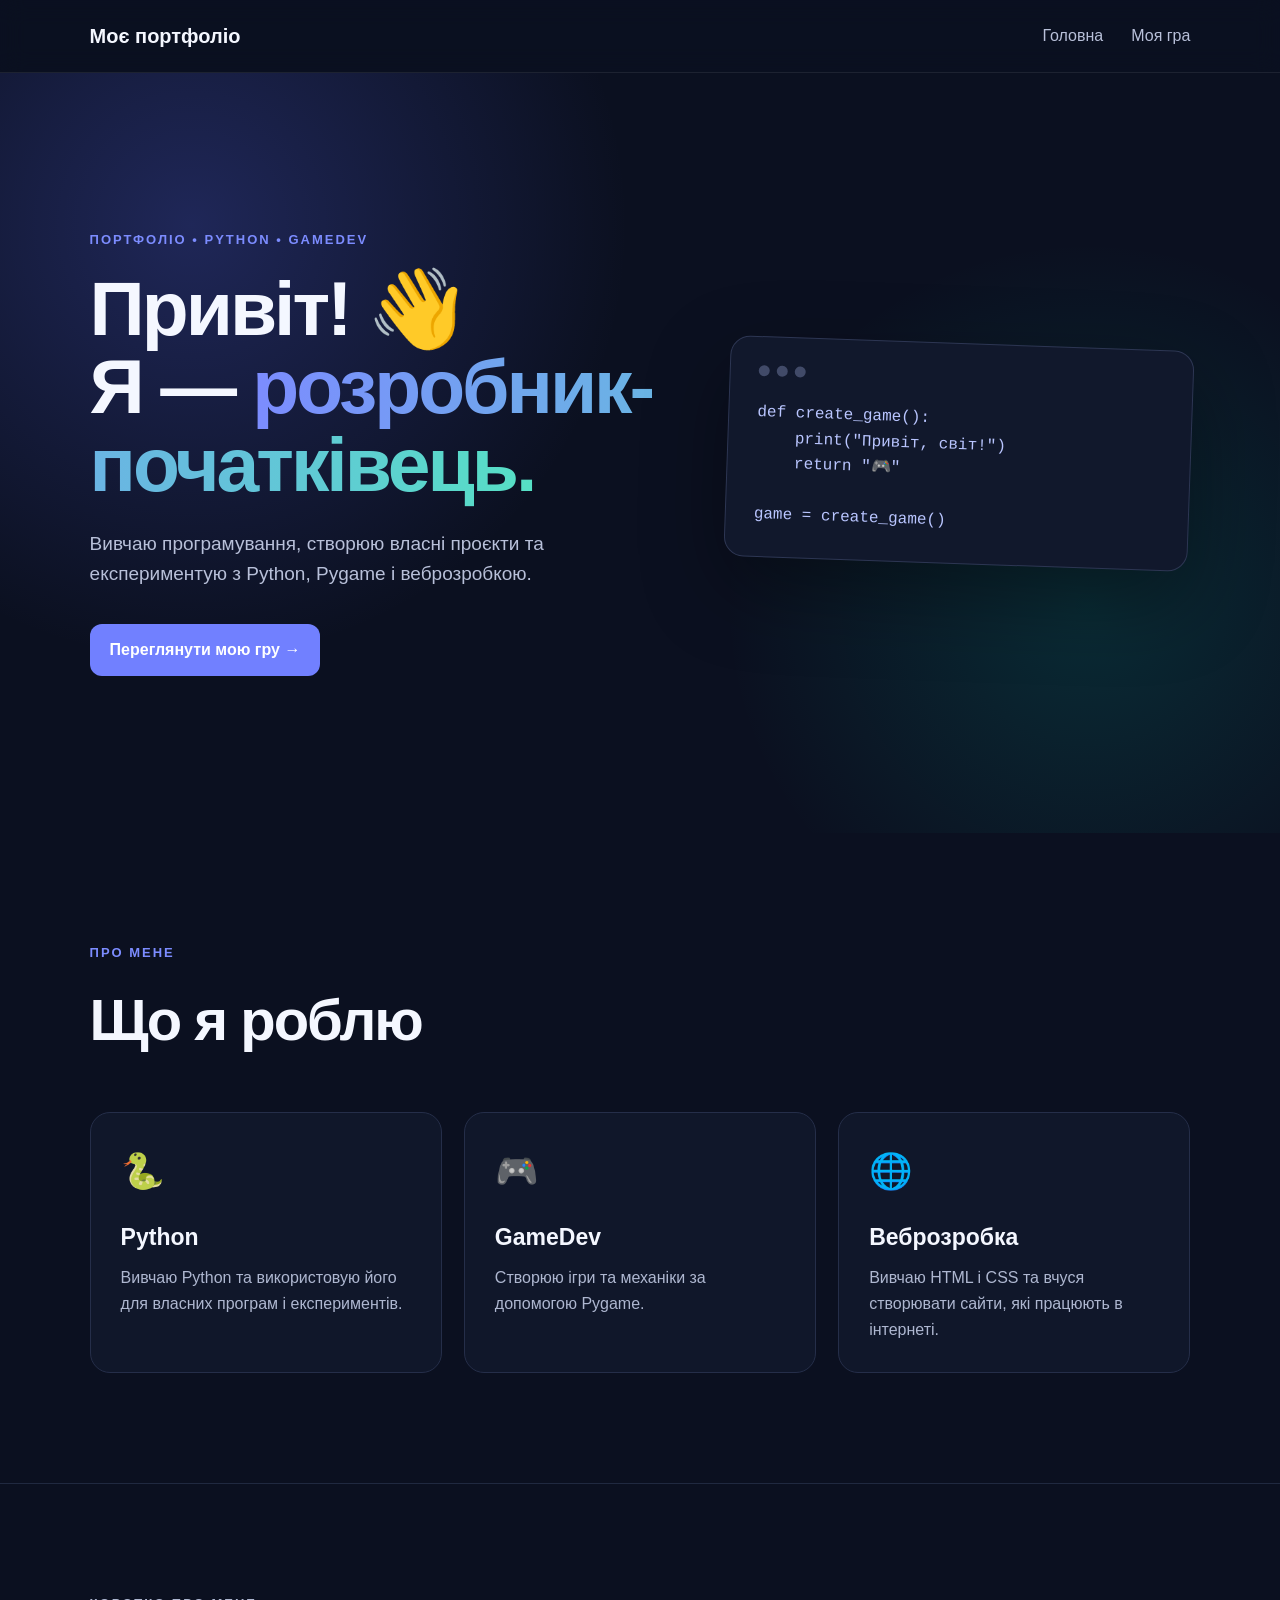
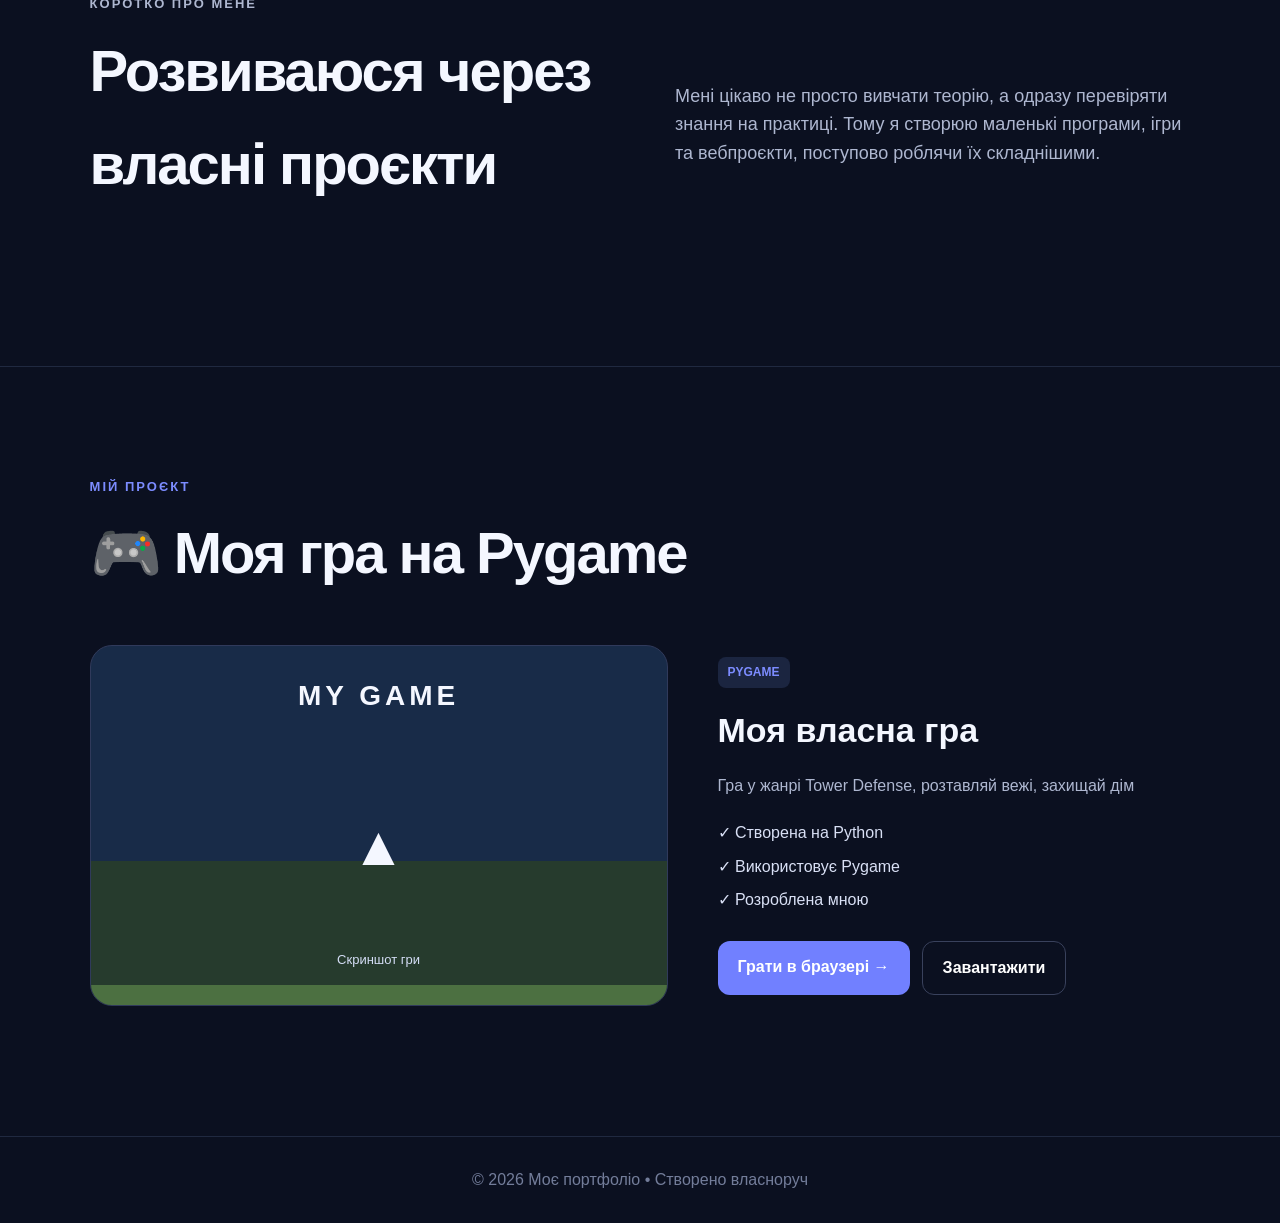
<file: index.html>
<!DOCTYPE html>
<html lang="uk">
<head>
    <meta charset="UTF-8">
    <meta name="viewport" content="width=device-width, initial-scale=1.0">
    <meta name="description" content="Особисте портфоліо та ігровий проєкт">
    <title>Моє портфоліо</title>
    <link rel="stylesheet" href="style.css">
</head>
<body>

<header class="navbar">
    <a class="logo" href="#home">Моє портфоліо</a>
    <nav>
        <a href="#home">Головна</a>
        <a href="#game">Моя гра</a>
    </nav>
</header>

<main>
    <section id="home" class="hero">
        <div class="hero-content">
            <p class="eyebrow">ПОРТФОЛІО • PYTHON • GAMEDEV</p>
            <h1>Привіт! 👋<br>Я — <span>розробник-початківець.</span></h1>
            <p class="lead">
                Вивчаю програмування, створюю власні проєкти та експериментую
                з Python, Pygame і веброзробкою.
            </p>
            <a class="button" href="#game">Переглянути мою гру →</a>
        </div>
        <div class="hero-card">
            <div class="code-window">
                <div class="dots"><i></i><i></i><i></i></div>
                <pre><code>def create_game():
    print("Привіт, світ!")
    return "🎮"

game = create_game()</code></pre>
            </div>
        </div>
    </section>

    <section class="section">
        <p class="eyebrow">ПРО МЕНЕ</p>
        <h2>Що я роблю</h2>

        <div class="cards">
            <article class="card">
                <div class="icon">🐍</div>
                <h3>Python</h3>
                <p>Вивчаю Python та використовую його для власних програм і експериментів.</p>
            </article>

            <article class="card">
                <div class="icon">🎮</div>
                <h3>GameDev</h3>
                <p>Створюю ігри та механіки за допомогою Pygame.</p>
            </article>

            <article class="card">
                <div class="icon">🌐</div>
                <h3>Веброзробка</h3>
                <p>Вивчаю HTML і CSS та вчуся створювати сайти, які працюють в інтернеті.</p>
            </article>
        </div>
    </section>

    <section class="section about">
        <div>
            <p class="eyebrow">КОРОТКО ПРО МЕНЕ</p>
            <h2>Розвиваюся через власні проєкти</h2>
        </div>
        <p>
            Мені цікаво не просто вивчати теорію, а одразу перевіряти знання
            на практиці. Тому я створюю маленькі програми, ігри та вебпроєкти,
            поступово роблячи їх складнішими.
        </p>
    </section>

    <section id="game" class="section game-section">
        <p class="eyebrow">МІЙ ПРОЄКТ</p>
        <h2>🎮 Моя гра на Pygame</h2>

        <div class="game-layout">
            <div class="game-preview">
                <div class="game-screen">
                    <div class="game-title">MY GAME</div>
                    <div class="player">▲</div>
                    <div class="ground"></div>
                    <div class="game-hint">Скриншот гри</div>
                </div>
            </div>

            <div class="game-info">
                <span class="tag">PYGAME</span>
                <h3>Моя власна гра</h3>
                <p>
                    Гра у жанрі Tower Defense, розтавляй вежі, захищай дім
                </p>

                <ul>
                    <li>✓ Створена на Python</li>
                    <li>✓ Використовує Pygame</li>
                    <li>✓ Розроблена мною</li>
                </ul>

                <div class="buttons">
                    <a class="button" href="game/">Грати в браузері →</a>
                    <a class="button secondary" href="#" onclick="alert('Посилання на завантаження додамо пізніше.'); return false;">Завантажити</a>
                </div>
            </div>
        </div>
    </section>
</main>

<footer>
    <p>© 2026 Моє портфоліо • Створено власноруч</p>
</footer>

</body>
</html>
</file>
<file: style.css>
* {
    box-sizing: border-box;
    margin: 0;
    padding: 0;
}

html {
    scroll-behavior: smooth;
}

body {
    font-family: Arial, Helvetica, sans-serif;
    background: #0b1020;
    color: #f4f7ff;
    line-height: 1.6;
}

a {
    color: inherit;
    text-decoration: none;
}

.navbar {
    position: sticky;
    top: 0;
    z-index: 10;
    display: flex;
    justify-content: space-between;
    align-items: center;
    padding: 20px 7%;
    background: rgba(11, 16, 32, 0.88);
    backdrop-filter: blur(12px);
    border-bottom: 1px solid rgba(255,255,255,0.08);
}

.logo {
    font-weight: 800;
    font-size: 20px;
}

nav {
    display: flex;
    gap: 28px;
}

nav a {
    color: #b8c0d9;
    transition: 0.2s;
}

nav a:hover {
    color: white;
}

.hero {
    min-height: 760px;
    padding: 110px 7%;
    display: grid;
    grid-template-columns: 1.1fr 0.9fr;
    align-items: center;
    gap: 70px;
    background:
        radial-gradient(circle at 15% 20%, rgba(91, 107, 255, 0.25), transparent 35%),
        radial-gradient(circle at 85% 70%, rgba(0, 210, 180, 0.14), transparent 30%);
}

.hero h1 {
    font-size: clamp(46px, 6vw, 82px);
    line-height: 1.02;
    margin: 18px 0 25px;
    letter-spacing: -3px;
}

.hero h1 span {
    background: linear-gradient(90deg, #7c8cff, #56e0c5);
    -webkit-background-clip: text;
    color: transparent;
}

.eyebrow {
    color: #7c8cff;
    font-size: 13px;
    font-weight: 800;
    letter-spacing: 2px;
}

.lead {
    max-width: 650px;
    color: #b8c0d9;
    font-size: 19px;
    margin-bottom: 35px;
}

.button {
    display: inline-block;
    padding: 13px 20px;
    border-radius: 12px;
    background: #7180ff;
    color: white;
    font-weight: 700;
    transition: transform 0.2s, filter 0.2s;
}

.button:hover {
    transform: translateY(-2px);
    filter: brightness(1.1);
}

.button.secondary {
    background: transparent;
    border: 1px solid #39415c;
}

.hero-card {
    display: flex;
    justify-content: center;
}

.code-window {
    width: min(100%, 520px);
    padding: 28px;
    border: 1px solid #2d3653;
    border-radius: 20px;
    background: #11182c;
    box-shadow: 0 30px 80px rgba(0,0,0,0.35);
    transform: rotate(2deg);
}

.dots {
    display: flex;
    gap: 7px;
    margin-bottom: 24px;
}

.dots i {
    width: 11px;
    height: 11px;
    border-radius: 50%;
    background: #414a68;
}

pre {
    overflow-x: auto;
}

code {
    color: #b9c5ff;
    font-size: 16px;
}

.section {
    padding: 110px 7%;
    max-width: 1400px;
    margin: auto;
}

.section h2 {
    font-size: clamp(35px, 5vw, 58px);
    margin: 10px 0 45px;
    letter-spacing: -2px;
}

.cards {
    display: grid;
    grid-template-columns: repeat(3, 1fr);
    gap: 22px;
}

.card {
    padding: 30px;
    border: 1px solid #252e49;
    border-radius: 20px;
    background: #10172a;
    transition: transform 0.2s, border-color 0.2s;
}

.card:hover {
    transform: translateY(-6px);
    border-color: #5968a0;
}

.icon {
    font-size: 35px;
    margin-bottom: 20px;
}

.card h3 {
    font-size: 23px;
    margin-bottom: 10px;
}

.card p, .about p {
    color: #aeb7d0;
}

.about {
    display: grid;
    grid-template-columns: 1fr 1fr;
    gap: 70px;
    align-items: center;
    border-top: 1px solid #202940;
    border-bottom: 1px solid #202940;
}

.about p:last-child {
    font-size: 18px;
}

.game-section {
    padding-bottom: 130px;
}

.game-layout {
    display: grid;
    grid-template-columns: 1.1fr 0.9fr;
    gap: 50px;
    align-items: center;
}

.game-screen {
    position: relative;
    aspect-ratio: 16 / 10;
    border-radius: 22px;
    overflow: hidden;
    border: 1px solid #303a5b;
    background:
        linear-gradient(#182b48 0 60%, #263b2d 60% 100%);
    display: flex;
    align-items: center;
    justify-content: center;
}

.game-title {
    position: absolute;
    top: 28px;
    font-weight: 900;
    font-size: 28px;
    letter-spacing: 4px;
}

.player {
    font-size: 55px;
    transform: translateY(20px);
}

.ground {
    position: absolute;
    bottom: 0;
    width: 100%;
    height: 20px;
    background: #4c7041;
}

.game-hint {
    position: absolute;
    bottom: 35px;
    color: #d4ddf5;
    font-size: 13px;
}

.tag {
    display: inline-block;
    padding: 6px 10px;
    border-radius: 8px;
    background: #1b2540;
    color: #7c8cff;
    font-size: 12px;
    font-weight: 800;
}

.game-info h3 {
    font-size: 34px;
    margin: 15px 0;
}

.game-info p {
    color: #aeb7d0;
    margin-bottom: 22px;
}

.game-info ul {
    list-style: none;
    color: #d9e0f5;
    margin-bottom: 28px;
}

.game-info li {
    margin: 8px 0;
}

.buttons {
    display: flex;
    gap: 12px;
    flex-wrap: wrap;
}

footer {
    padding: 30px 7%;
    text-align: center;
    color: #737d9a;
    border-top: 1px solid #202940;
}

@media (max-width: 850px) {
    .hero,
    .game-layout,
    .about {
        grid-template-columns: 1fr;
    }

    .hero {
        padding-top: 80px;
        min-height: auto;
    }

    .cards {
        grid-template-columns: 1fr;
    }

    nav {
        gap: 14px;
    }

    .navbar {
        padding: 16px 5%;
    }
}
</file>
